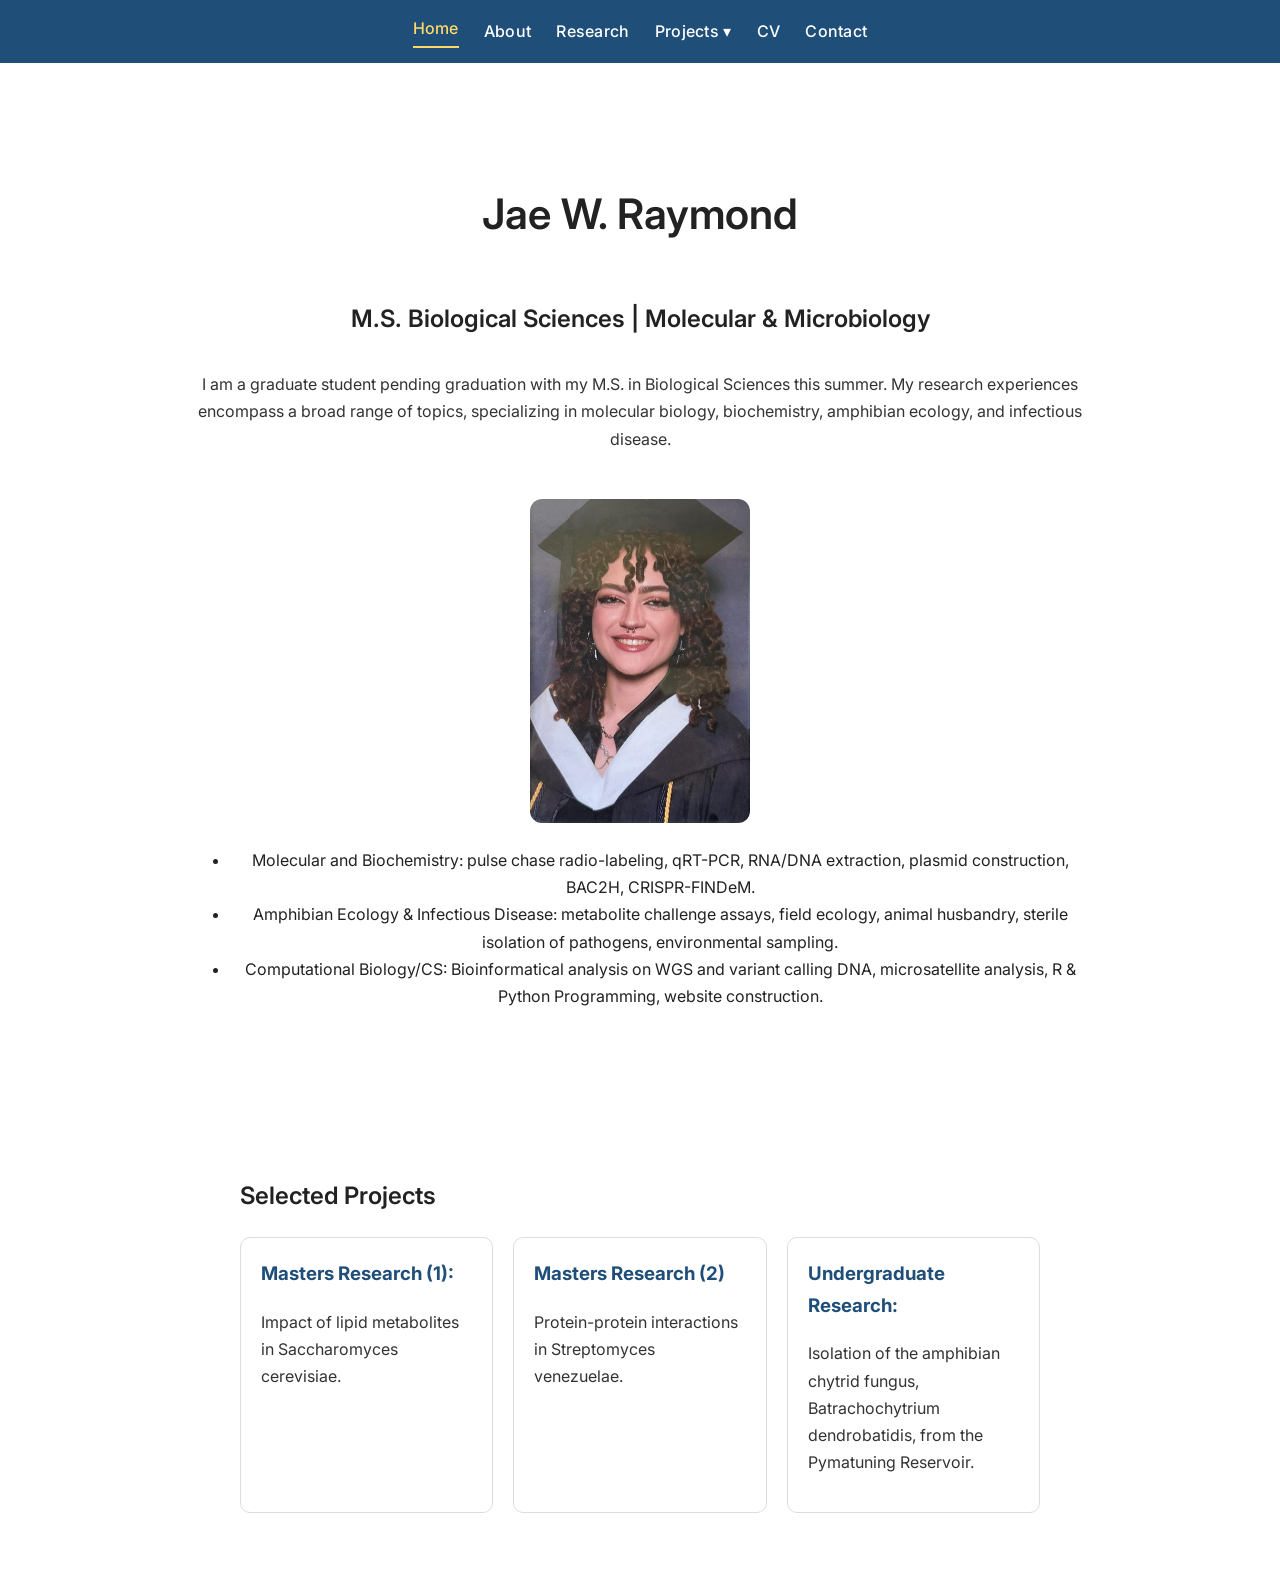
<file: index.html>
<!DOCTYPE html>
<html lang="en">

<head>
     <link href="https://fonts.googleapis.com/css2?family=Inter:wght@300;400;600&display=swap" rel="stylesheet">
     <link rel="stylesheet" href="css/style.css">

    <meta charset="UTF-8">

    <meta name="viewport"
          content="width=device-width, initial-scale=1.0">

    <title>Jae W. Raymond | Personal Website</title>

</head>

<body>
    <header>

          <nav class="navbar">
          
              <a href="index.html" class= "active">Home</a>
              <a href="about.html">About</a>
              <a href="research.html">Research</a>
          
              <div class="dropdown">
          
                  <a href="projects.html" class="dropbtn">Projects ▾</a>
          
                  <div class="dropdown-content">
                      <a href="projects/project1.html">Masters Research (1)</a>
                      <a href="projects/project2.html">Masters Research (2)</a>
                      <a href="projects/project3.html">Undergraduate Research</a>
                  </div>
          
              </div>
          
              <a href="cv.html">CV</a>
              <a href="contact.html">Contact</a>
          
          </nav>

    </header>

<!-- HERO SECTION -->
    <section class="hero">

        <h1>Jae W. Raymond</h1>

        <h2>M.S. Biological Sciences | Molecular & Microbiology</h2>

        <p>
             I am a graduate student pending graduation with my M.S. in Biological Sciences
             this summer. My research experiences encompass a broad range of topics, specializing
             in molecular biology, biochemistry, amphibian ecology, and infectious disease.
        </p>

    </div>
    
    <div class="hero-image">

        <img src="images/profile.jpg" alt="Profile photo">

    </div>

     <ul>
        <li>Molecular and Biochemistry: pulse chase radio-labeling, qRT-PCR, RNA/DNA extraction,
        plasmid construction, BAC2H, CRISPR-FINDeM.</li>
        <li>Amphibian Ecology & Infectious Disease: metabolite challenge assays, field ecology,
        animal husbandry, sterile isolation of pathogens, environmental sampling.</li>
        <li>Computational Biology/CS: Bioinformatical analysis on WGS and variant calling DNA, 
        microsatellite analysis, R & Python Programming, website construction.</li>
    </ul>

</section>


<!-- PROJECTS PREVIEW -->
<section class="section">

    <h2>Selected Projects</h2>
    
    <div class="project-grid">

        <a href="projects/project1.html" class="project-card">
            <h3>Masters Research (1):</h3>
            <p>Impact of lipid metabolites in Saccharomyces cerevisiae.</p>
        </a>

        <a href="projects/project2.html" class="project-card">
            <h3>Masters Research (2)</h3>
            <p>Protein-protein interactions in Streptomyces venezuelae.</p>
        </a>

        <a href="projects/project3.html" class="project-card">
            <h3>Undergraduate Research:</h3>
            <p>Isolation of the amphibian chytrid fungus, Batrachochytrium dendrobatidis, from the Pymatuning Reservoir.</p>
        </a>

    </div>

</section>



</body>

</html>
</file>
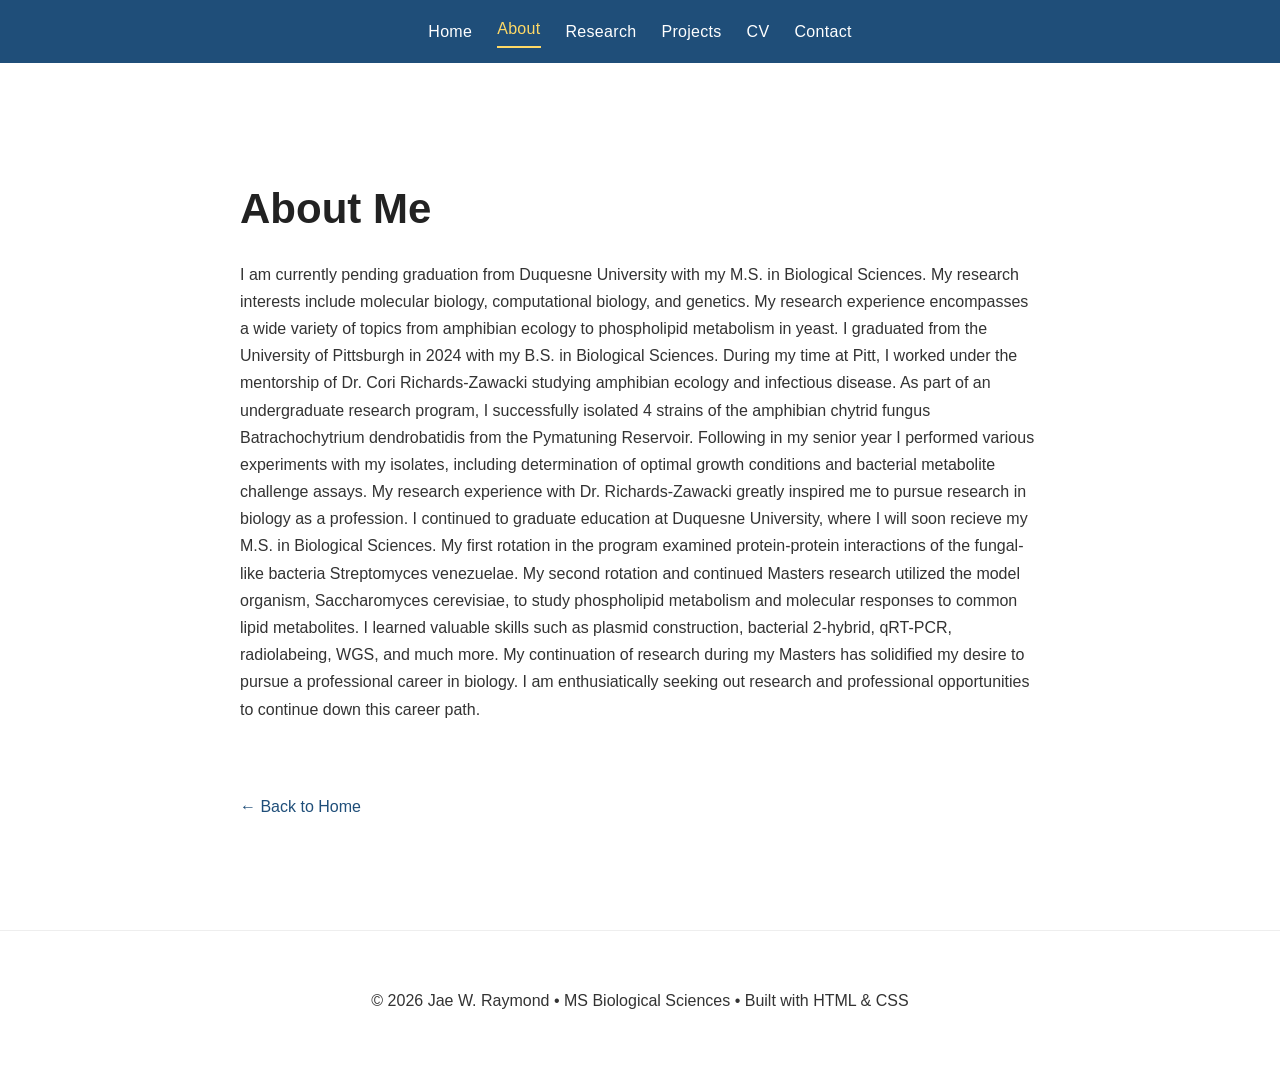
<file: about.html>
<!DOCTYPE html>
<html lang="en">

<head>
    <meta charset="UTF-8">
    <meta name="viewport" content="width=device-width, initial-scale=1.0">
    <title>About</title>

    <link rel="stylesheet" href="css/style.css">
</head>

<body>

<header>
    <nav class="navbar">
        <a href="index.html">Home</a>
        <a href="about.html" class= "active">About</a>
        <a href="research.html">Research</a>
        <a href="projects.html">Projects</a>
        <a href="cv.html">CV</a>
        <a href="contact.html">Contact</a>
    </nav>
</header>

<main class="page-container">

    <section class="section">

        <h1>About Me</h1>

        <p>
            I am currently pending graduation from Duquesne University with my M.S. in Biological
            Sciences. My research interests include molecular biology, computational biology, and genetics. 
            My research experience encompasses a wide variety of topics from amphibian ecology to phospholipid
            metabolism in yeast. 
            
            I graduated from the University of Pittsburgh in 2024 with my B.S. in Biological Sciences.
            During my time at Pitt, I worked under the mentorship of Dr. Cori Richards-Zawacki studying
            amphibian ecology and infectious disease. As part of an undergraduate research program, I 
            successfully isolated 4 strains of the amphibian chytrid fungus Batrachochytrium dendrobatidis
            from the Pymatuning Reservoir. Following in my senior year I performed various experiments with
            my isolates, including determination of optimal growth conditions and bacterial metabolite 
            challenge assays. My research experience with Dr. Richards-Zawacki greatly inspired me to pursue
            research in biology as a profession.
            
            I continued to graduate education at Duquesne University, where I will soon recieve my M.S. in 
            Biological Sciences. My first rotation in the program examined protein-protein interactions of
            the fungal-like bacteria Streptomyces venezuelae. My second rotation and continued Masters research 
            utilized the model organism, Saccharomyces cerevisiae, to study phospholipid metabolism and
            molecular responses to common lipid metabolites. I learned valuable skills such as plasmid 
            construction, bacterial 2-hybrid, qRT-PCR, radiolabeing, WGS, and much more. 
            
            My continuation of research during my Masters has solidified my desire to pursue a professional
            career in biology. I am enthusiatically seeking out research and professional opportunities to
            continue down this career path.
        </p>

    </section>


        <!-- BACK LINK -->
        <section class="section">

            <p>
                <a href="css/../index.html">← Back to Home</a>
            </p>

        </section>

</main>

<footer class="footer">
    <p>© 2026 Jae W. Raymond • MS Biological Sciences • Built with HTML & CSS</p>
</footer>

</body>
</html>
</file>
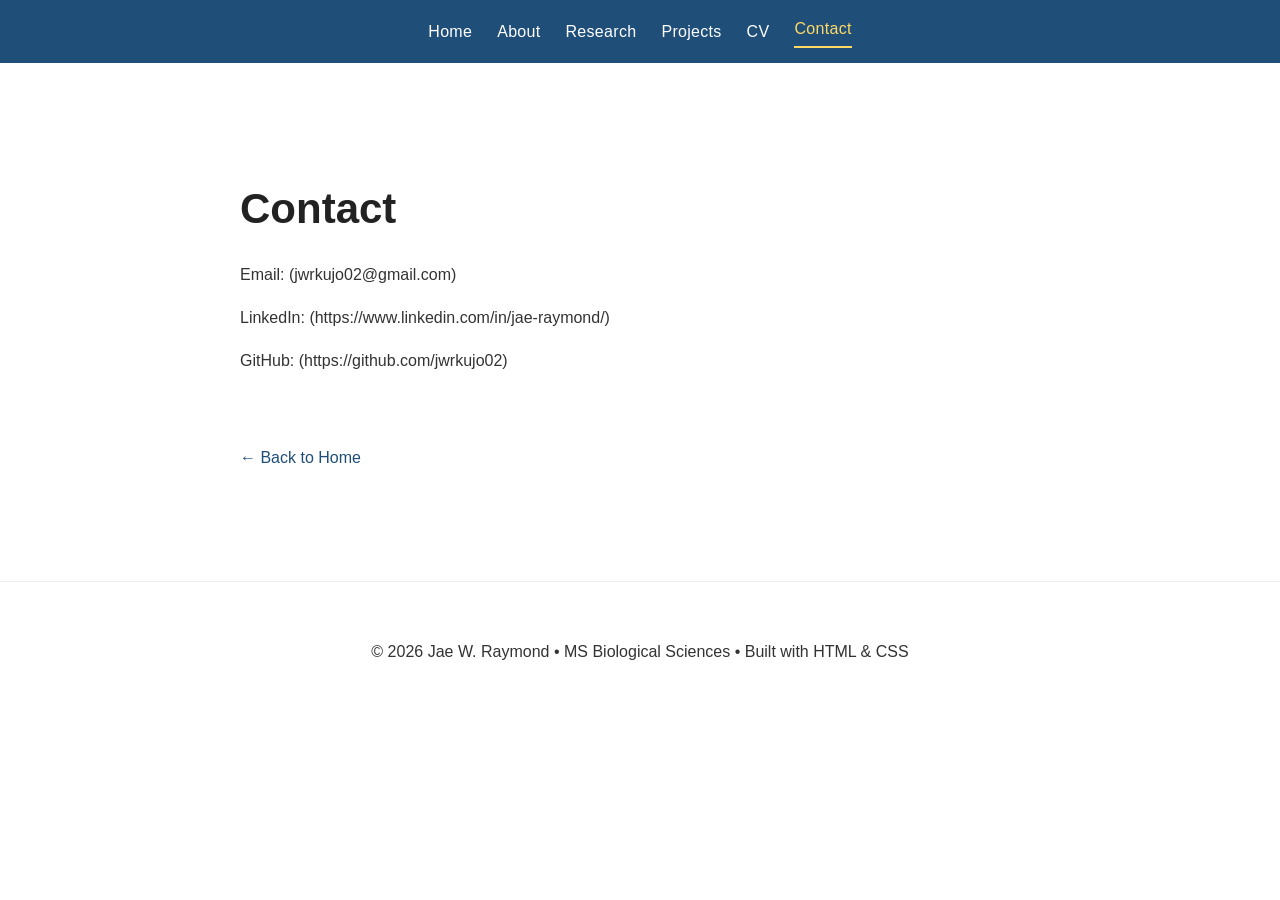
<file: contact.html>
<!DOCTYPE html>
<html lang="en">

<head>
    <meta charset="UTF-8">
    <meta name="viewport" content="width=device-width, initial-scale=1.0">
    <title>Contact</title>

    <link rel="stylesheet" href="css/style.css">
</head>

<body>

<header>
    <nav class="navbar">
        <a href="index.html">Home</a>
        <a href="about.html">About</a>
        <a href="research.html">Research</a>
        <a href="projects.html">Projects</a>
        <a href="cv.html">CV</a>
        <a href="contact.html" class= "active">Contact</a>
    </nav>
</header>

<main class="page-container">

    <section class="section">

        <h1>Contact</h1>

        <p>Email: (jwrkujo02@gmail.com) </p>
        <p>LinkedIn: (https://www.linkedin.com/in/jae-raymond/) </p>
        <p>GitHub: (https://github.com/jwrkujo02) </p>

    </section>

        <!-- BACK LINK -->
        <section class="section">

            <p>
                <a href="css/../index.html">← Back to Home</a>
            </p>

        </section>

</main>

<footer class="footer">
    <p>© 2026 Jae W. Raymond • MS Biological Sciences • Built with HTML & CSS</p>
</footer>

</body>
</html>
</file>
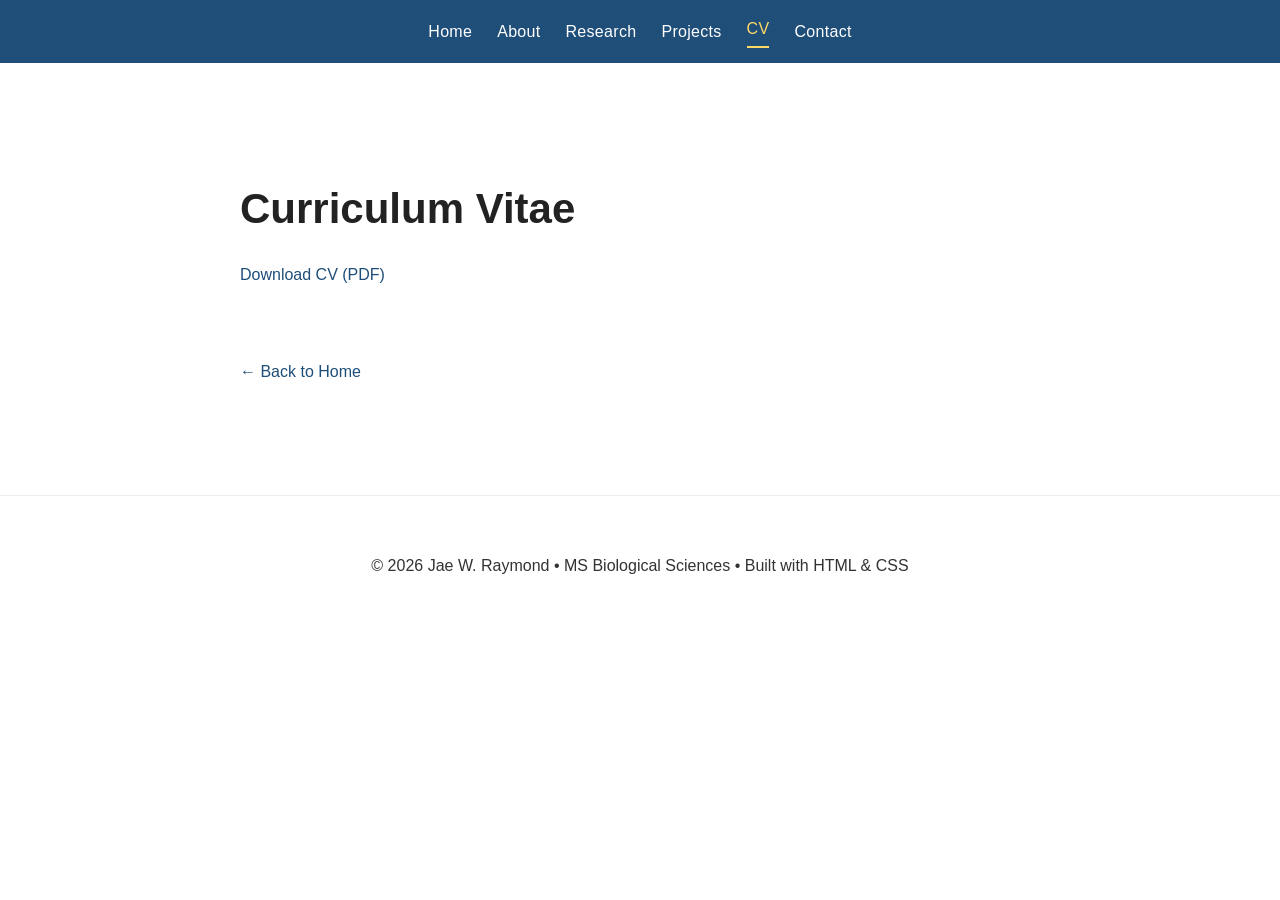
<file: cv.html>
<!DOCTYPE html>
<html lang="en">

<head>
    <meta charset="UTF-8">
    <meta name="viewport" content="width=device-width, initial-scale=1.0">
    <title>CV</title>

    <link rel="stylesheet" href="css/style.css">
</head>

<body>

<header>
    <nav class="navbar">
        <a href="index.html">Home</a>
        <a href="about.html">About</a>
        <a href="research.html">Research</a>
        <a href="projects.html">Projects</a>
        <a href="cv.html" class= "active">CV</a>
        <a href="contact.html">Contact</a>
    </nav>
</header>

<main class="page-container">

    <section class="section">

        <h1>Curriculum Vitae</h1>

        <p>
            <a href="documents/CV.pdf" target="_blank">Download CV (PDF)</a>
        </p>

    </section>
    
        <!-- BACK LINK -->
        <section class="section">

            <p>
                <a href="css/../index.html">← Back to Home</a>
            </p>

        </section>

</main>

<footer class="footer">
    <p>© 2026 Jae W. Raymond • MS Biological Sciences • Built with HTML & CSS</p>
</footer>

</body>
</html>
</file>
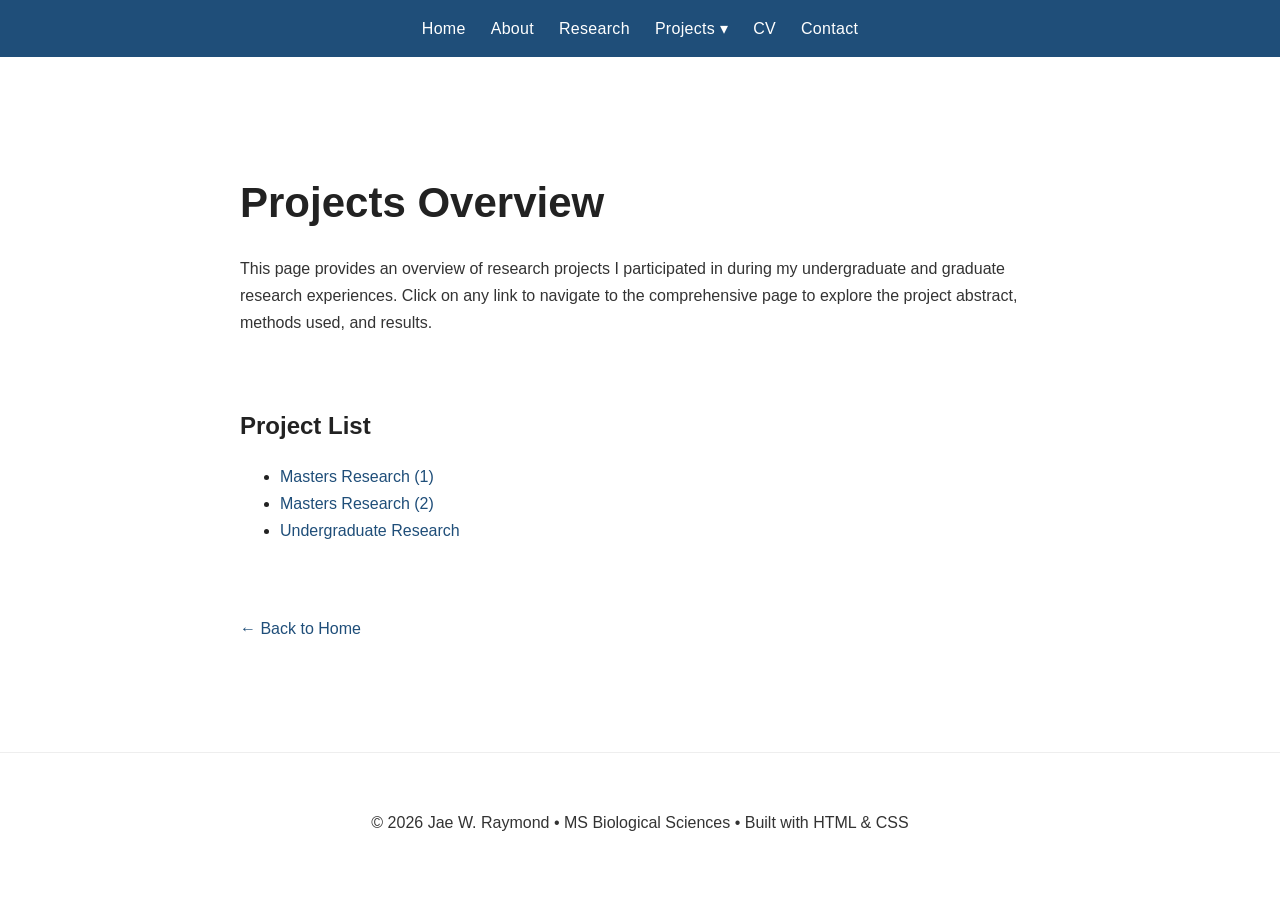
<file: projects.html>
<!DOCTYPE html>
<html lang="en">

<head>
    <meta charset="UTF-8">
    <meta name="viewport" content="width=device-width, initial-scale=1.0">
    <title>Projects</title>

    <link rel="stylesheet" href="css/style.css">
</head>

<body>

<header>
    <nav class="navbar">

        <a href="index.html">Home</a>
        <a href="about.html">About</a>
        <a href="research.html">Research</a>

        <div class="dropdown">
            <a href="projects.html" class="dropbtn">Projects ▾</a>

            <div class="dropdown-content">
                <a href="projects/project1.html">Masters Research (1)</a>
                <a href="projects/project2.html">Masters Research (2)</a>
                <a href="projects/project3.html">Undergraduate Research</a>
            </div>
        </div>

        <a href="cv.html">CV</a>
        <a href="contact.html">Contact</a>

    </nav>
</header>

<main class="page-container">

    <section class="section">

        <h1>Projects Overview</h1>

        <p>
            This page provides an overview of research projects I participated in during my undergraduate
            and graduate research experiences. Click on any link to navigate to the comprehensive page to
            explore the project abstract, methods used, and results.
        </p>

    </section>

    <section class="section">

        <h2>Project List</h2>

        <ul>
            <li><a href="projects/project1.html">Masters Research (1)</a></li>
            <li><a href="projects/project2.html">Masters Research (2)</a></li>
            <li><a href="projects/project3.html">Undergraduate Research</a></li>
        </ul>

    </section>

        <!-- BACK LINK -->
        <section class="section">

            <p>
                <a href="css/../index.html">← Back to Home</a>
            </p>

        </section>

</main>

<footer class="footer">
    <p>© 2026 Jae W. Raymond • MS Biological Sciences • Built with HTML & CSS</p>
</footer>

</body>
</html>
</file>
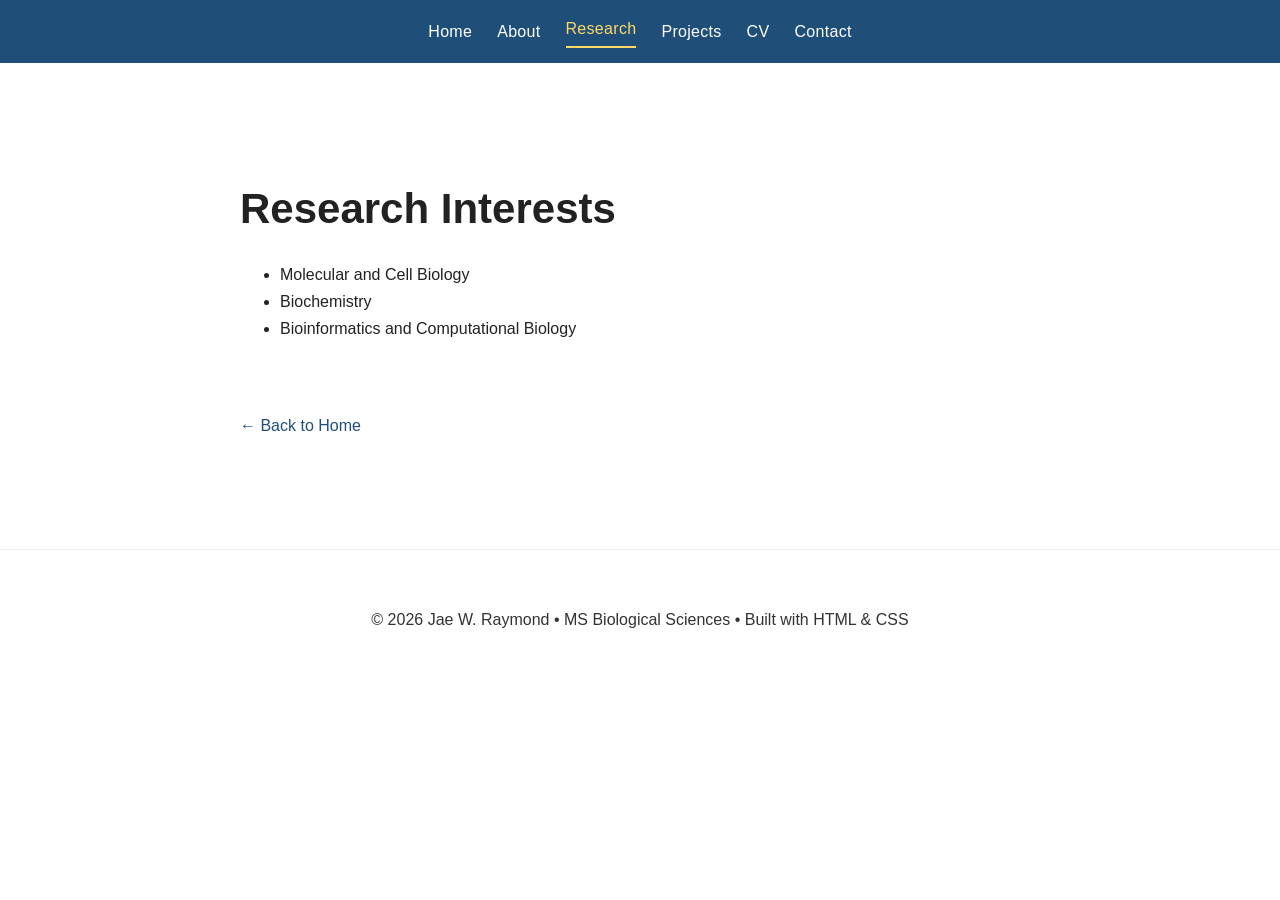
<file: research.html>
<!DOCTYPE html>
<html lang="en">

<head>
    <meta charset="UTF-8">
    <meta name="viewport" content="width=device-width, initial-scale=1.0">
    <title>Research</title>

    <link rel="stylesheet" href="css/style.css">
</head>

<body>

<header>
    <nav class="navbar">
        <a href="index.html">Home</a>
        <a href="about.html">About</a>
        <a href="research.html" class= "active">Research</a>
        <a href="projects.html">Projects</a>
        <a href="cv.html">CV</a>
        <a href="contact.html">Contact</a>
    </nav>
</header>

<main class="page-container">

    <section class="section">

        <h1>Research Interests</h1>

        <ul>
            <li>Molecular and Cell Biology</li>
            <li>Biochemistry</li>
            <li>Bioinformatics and Computational Biology</li>
        </ul>

    </section>

        <!-- BACK LINK -->
        <section class="section">

            <p>
                <a href="css/../index.html">← Back to Home</a>
            </p>

        </section>

</main>

<footer class="footer">
    <p>© 2026 Jae W. Raymond • MS Biological Sciences • Built with HTML & CSS</p>
</footer>

</body>
</html>
</file>
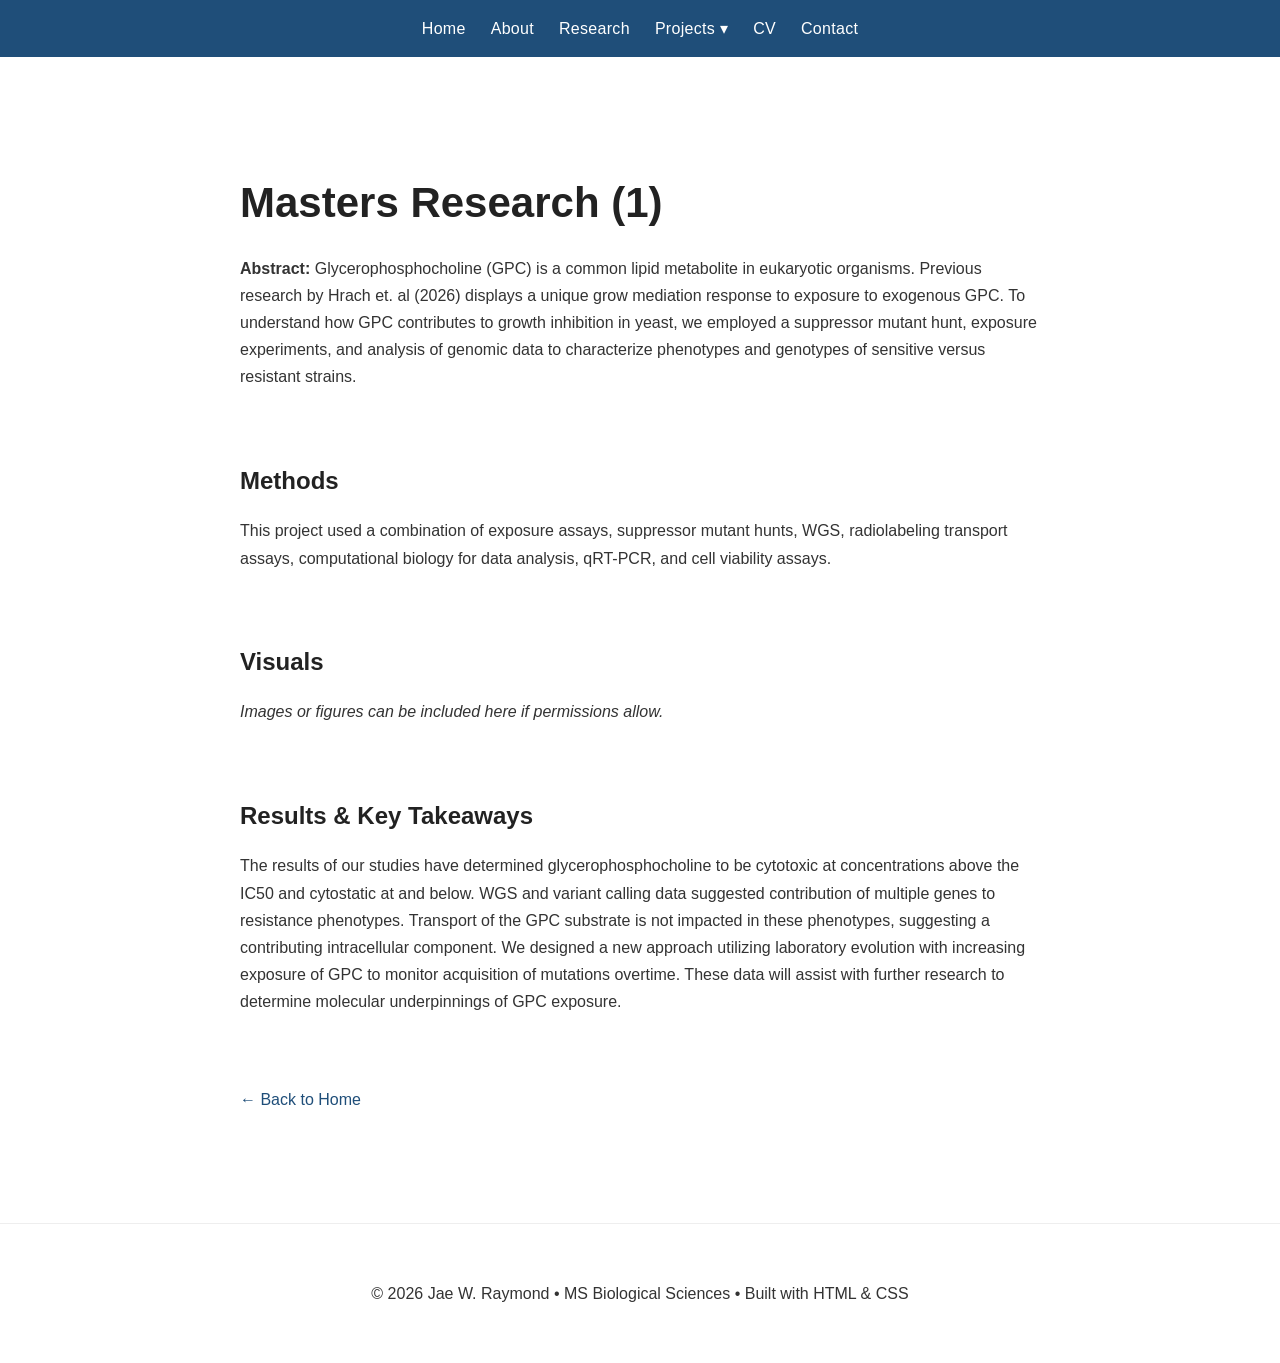
<file: projects/project1.html>
<!DOCTYPE html>
<html lang="en">

<head>
    <link rel="stylesheet" href="../css/style.css">
    <meta charset="UTF-8">
    <meta name="viewport" content="width=device-width, initial-scale=1.0">
    <title>Masters Research (1)</title>

</head>

<body>
    <!-- NAVIGATION -->
    <header>
        <nav class="navbar">
          
              <a href="index.html">Home</a>
              <a href="about.html">About</a>
              <a href="research.html">Research</a>
          
              <div class="dropdown">
          
                  <a href="projects.html" class="dropbtn">Projects ▾</a>
          
                  <div class="dropdown-content">
                      <a href="projects/project1.html" class= "active">Masters Research (1)</a>
                      <a href="projects/project2.html">Masters Research (2)</a>
                      <a href="projects/project3.html">Undergraduate Research</a>
                  </div>
          
              </div>
          
              <a href="cv.html">CV</a>
              <a href="contact.html">Contact</a>
        </nav>
    </header>

<!-- MAIN CONTENT -->
    <main class="page-container">

        <!-- TITLE -->
        <section class="section">

            <h1>Masters Research (1)</h1>

            <p>
                <strong>Abstract:</strong>
                Glycerophosphocholine (GPC) is a common lipid metabolite in eukaryotic organisms.
                Previous research by Hrach et. al (2026) displays a unique grow mediation response
                to exposure to exogenous GPC. To understand how GPC contributes to growth inhibition
                in yeast, we employed a suppressor mutant hunt, exposure experiments, and analysis of
                genomic data to characterize phenotypes and genotypes of sensitive versus resistant
                strains.
            </p>

        </section>

        <!-- METHODS -->
        <section class="section">

            <h2>Methods</h2>

            <p>
                This project used a combination of exposure assays, suppressor mutant hunts, WGS,
                radiolabeling transport assays, computational biology for data analysis, qRT-PCR,
                and cell viability assays.
            </p>

        </section>

        <!-- IMAGES (OPTIONAL) -->
        <section class="section">

            <h2>Visuals</h2>

            <p>
                <!-- Optional image -->
                <em>Images or figures can be included here if permissions allow.</em>
            </p>

        </section>

        <!-- RESULTS -->
        <section class="section">

            <h2>Results & Key Takeaways</h2>

            <p>
                The results of our studies have determined glycerophosphocholine to be cytotoxic at
                concentrations above the IC50 and cytostatic at and below. WGS and variant calling data
                suggested contribution of multiple genes to resistance phenotypes. Transport of the GPC 
                substrate is not impacted in these phenotypes, suggesting a contributing intracellular
                component. We designed a new approach utilizing laboratory evolution with increasing 
                exposure of GPC to monitor acquisition of mutations overtime. These data will assist with
                further research to determine molecular underpinnings of GPC exposure.
               </p>

        </section>

        <!-- BACK LINK -->
        <section class="section">

            <p>
                <a href="../index.html">← Back to Home</a>
            </p>

        </section>

    </main>

    <!-- FOOTER -->
    <footer class="footer">
        <p>© 2026 Jae W. Raymond • MS Biological Sciences • Built with HTML & CSS</p>
    </footer>

</body>

</html>
</file>
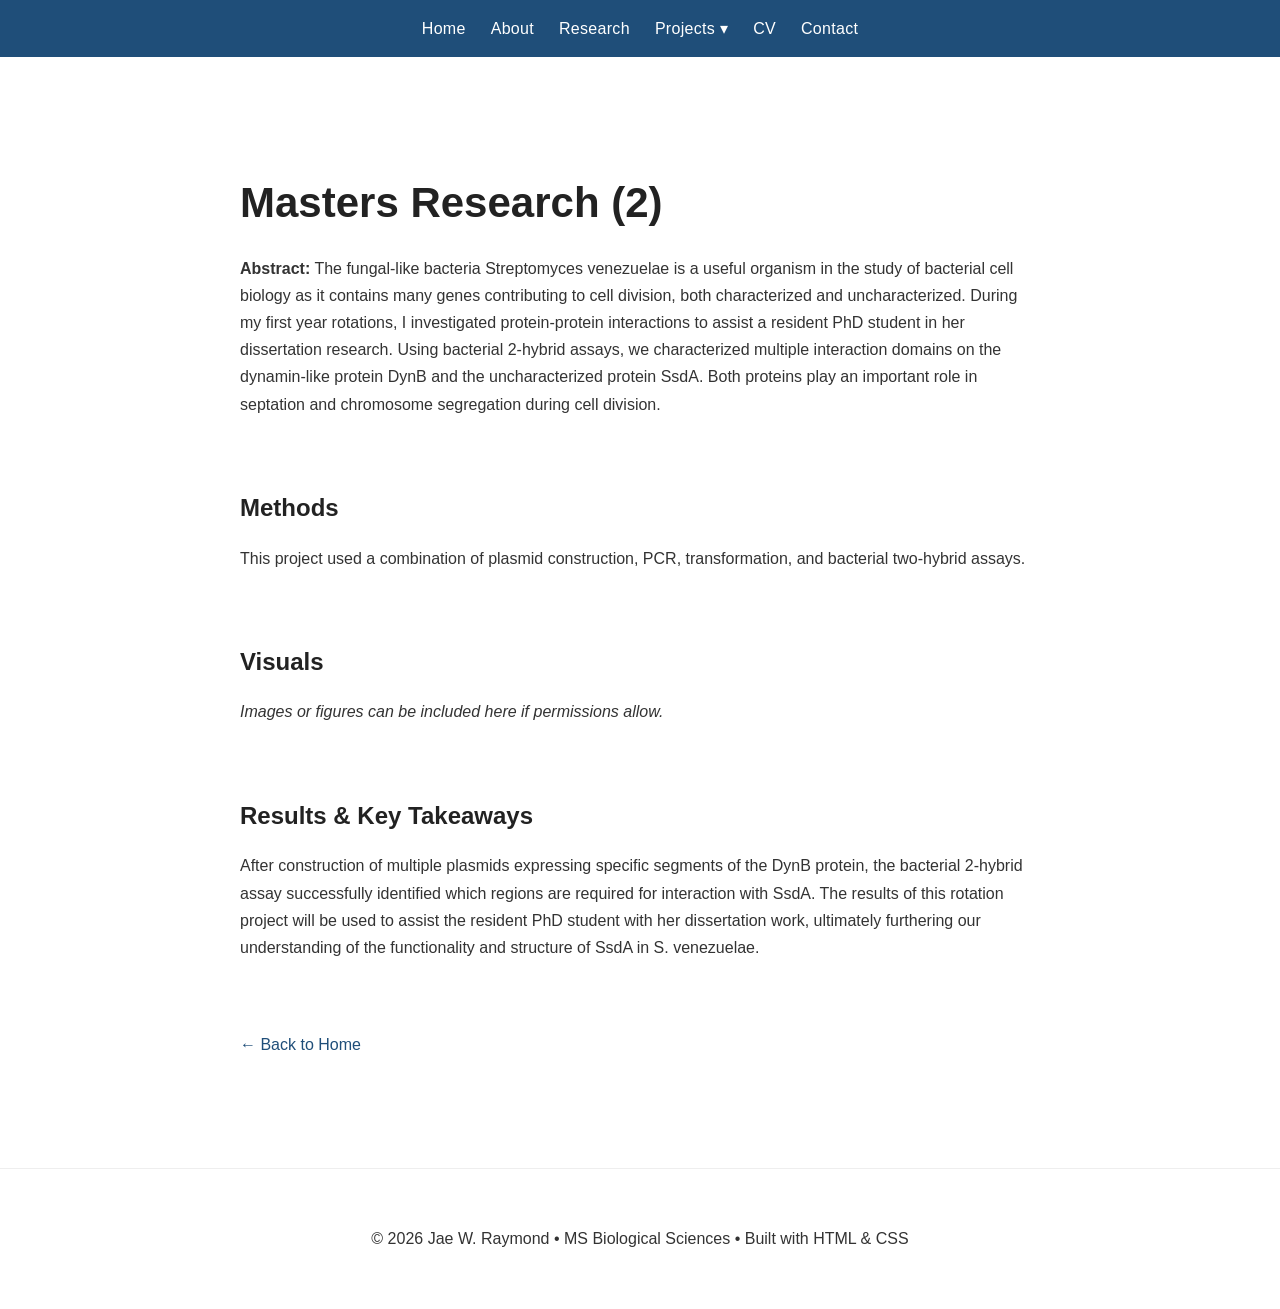
<file: projects/project2.html>
<!DOCTYPE html>
<html lang="en">

<head>
    <meta charset="UTF-8">
    <meta name="viewport" content="width=device-width, initial-scale=1.0">
    <title>Masters Research (2)</title>

    <link rel="stylesheet" href="../css/style.css">
</head>

<body>
    <!-- NAVIGATION -->
    <header>
        <nav class="navbar">
          
              <a href="index.html">Home</a>
              <a href="about.html">About</a>
              <a href="research.html">Research</a>
          
              <div class="dropdown">
          
                  <a href="projects.html" class="dropbtn">Projects ▾</a>
          
                  <div class="dropdown-content">
                      <a href="projects/project1.html">Masters Research (1)</a>
                      <a href="projects/project2.html" class= "active">Masters Research (2)</a>
                      <a href="projects/project3.html">Undergraduate Research</a>
                  </div>
          
              </div>
          
              <a href="cv.html">CV</a>
              <a href="contact.html">Contact</a>
        </nav>
    </header>

<!-- MAIN CONTENT -->
    <main class="page-container">

        <!-- TITLE -->
        <section class="section">

            <h1>Masters Research (2)</h1>

            <p>
                <strong>Abstract:</strong>
                The fungal-like bacteria Streptomyces venezuelae is a useful organism in the study of bacterial
                cell biology as it contains many genes contributing to cell division, both characterized and 
                uncharacterized. During my first year rotations, I investigated protein-protein interactions
                to assist a resident PhD student in her dissertation research. Using bacterial 2-hybrid assays,
                we characterized multiple interaction domains on the dynamin-like protein DynB and the 
                uncharacterized protein SsdA. Both proteins play an important role in septation and chromosome
                segregation during cell division.
            </p>

        </section>

        <!-- METHODS -->
        <section class="section">

            <h2>Methods</h2>

            <p>
                This project used a combination of plasmid construction, PCR, transformation, and bacterial 
                two-hybrid assays.
            </p>

        </section>

        <!-- IMAGES (OPTIONAL) -->
        <section class="section">

            <h2>Visuals</h2>

            <p>
                <!-- Optional image -->
                <em>Images or figures can be included here if permissions allow.</em>
            </p>

        </section>

        <!-- RESULTS -->
        <section class="section">

            <h2>Results & Key Takeaways</h2>

            <p>
                After construction of multiple plasmids expressing specific segments of the DynB protein, the
                bacterial 2-hybrid assay successfully identified which regions are required for interaction with 
                SsdA. The results of this rotation project will be used to assist the resident PhD student with 
                her dissertation work, ultimately furthering our understanding of the functionality and structure
                of SsdA in S. venezuelae.
               </p>

        </section>

        <!-- BACK LINK -->
        <section class="section">

            <p>
                <a href="../index.html">← Back to Home</a>
            </p>

        </section>

    </main>

    <!-- FOOTER -->
    <footer class="footer">
        <p>© 2026 Jae W. Raymond • MS Biological Sciences • Built with HTML & CSS</p>
    </footer>

</body>

</html>
</file>
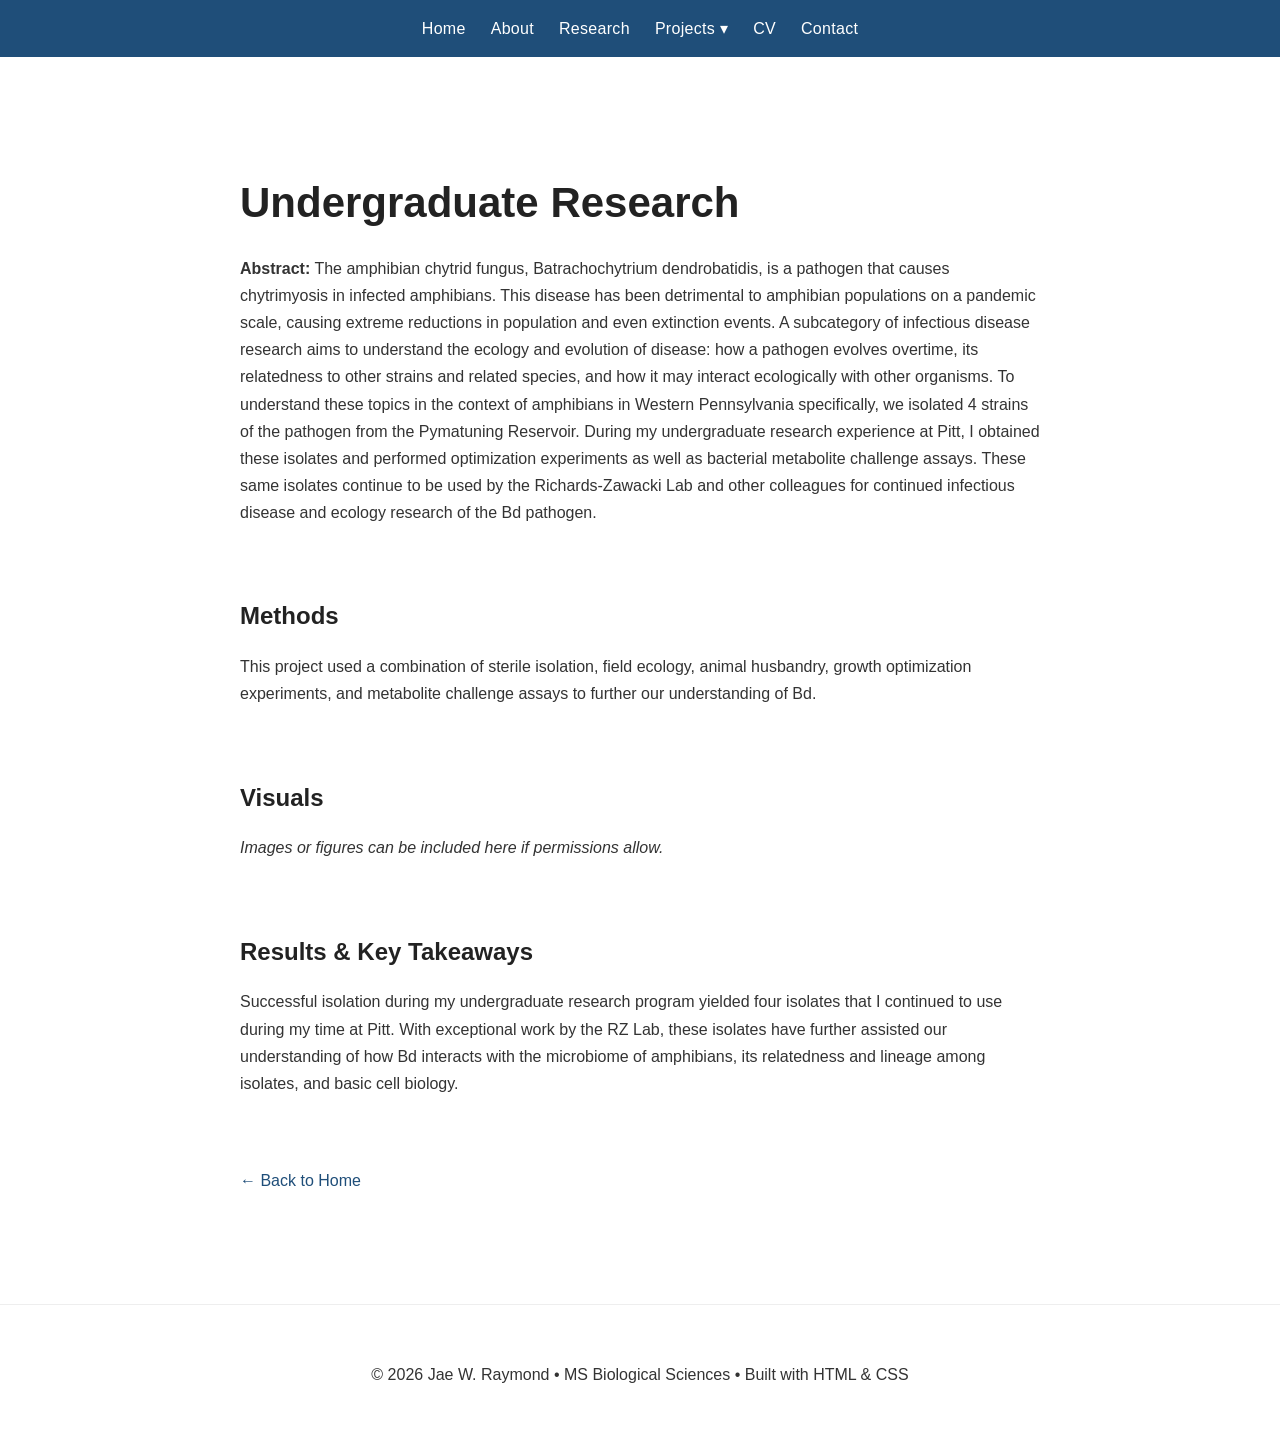
<file: projects/project3.html>
<!DOCTYPE html>
<html lang="en">

<head>
    <meta charset="UTF-8">
    <meta name="viewport" content="width=device-width, initial-scale=1.0">
    <title>Undergraduate Research</title>

    <link rel="stylesheet" href="../css/style.css">
</head>

<body>
    <!-- NAVIGATION -->
    <header>
        <nav class="navbar">
          
              <a href="index.html">Home</a>
              <a href="about.html">About</a>
              <a href="research.html">Research</a>
          
              <div class="dropdown">
          
                  <a href="projects.html" class="dropbtn">Projects ▾</a>
          
                  <div class="dropdown-content">
                      <a href="projects/project1.html">Masters Research (1)</a>
                      <a href="projects/project2.html">Masters Research (2)</a>
                      <a href="projects/project3.html" class= "active">Undergraduate Research</a>
                  </div>
          
              </div>
          
              <a href="cv.html">CV</a>
              <a href="contact.html">Contact</a>
        </nav>
    </header>

<!-- MAIN CONTENT -->
    <main class="page-container">

        <!-- TITLE -->
        <section class="section">

            <h1>Undergraduate Research</h1>

            <p>
                <strong>Abstract:</strong>
                The amphibian chytrid fungus, Batrachochytrium dendrobatidis, is a pathogen that causes
                chytrimyosis in infected amphibians. This disease has been detrimental to amphibian populations
                on a pandemic scale, causing extreme reductions in population and even extinction events.
                A subcategory of infectious disease research aims to understand the ecology and evolution of 
                disease: how a pathogen evolves overtime, its relatedness to other strains and related species,
                and how it may interact ecologically with other organisms. To understand these topics in the
                context of amphibians in Western Pennsylvania specifically, we isolated 4 strains of the pathogen
                from the Pymatuning Reservoir. During my undergraduate research experience at Pitt, I obtained
                these isolates and performed optimization experiments as well as bacterial metabolite challenge
                assays. These same isolates continue to be used by the Richards-Zawacki Lab and other colleagues
                for continued infectious disease and ecology research of the Bd pathogen.
                
            </p>

        </section>

        <!-- METHODS -->
        <section class="section">

            <h2>Methods</h2>

            <p>
                This project used a combination of sterile isolation, field ecology, animal husbandry, growth
                optimization experiments, and metabolite challenge assays to further our understanding of
                Bd.

        </section>

        <!-- IMAGES (OPTIONAL) -->
        <section class="section">

            <h2>Visuals</h2>

            <p>
                <!-- Optional image -->
                <em>Images or figures can be included here if permissions allow.</em>
            </p>

        </section>

        <!-- RESULTS -->
        <section class="section">

            <h2>Results & Key Takeaways</h2>

            <p>
                Successful isolation during my undergraduate research program yielded four isolates
                that I continued to use during my time at Pitt. With exceptional work by the RZ Lab,
                these isolates have further assisted our understanding of how Bd interacts with the 
                microbiome of amphibians, its relatedness and lineage among isolates, and basic cell 
                biology.

        </section>

        <!-- BACK LINK -->
        <section class="section">

            <p>
                <a href="../index.html">← Back to Home</a>
            </p>

        </section>

    </main>

    <!-- FOOTER -->
    <footer class="footer">
        <p>© 2026 Jae W. Raymond • MS Biological Sciences • Built with HTML & CSS</p>
    </footer>

</body>

</html>
</file>
<file: css/style.css>
/* =========================================================
   1. GLOBAL FOUNDATION
   ========================================================= */

/* Font + base styling */
body {
    margin: 0;
    font-family: "Inter", Arial, sans-serif;
    line-height: 1.7;
    color: #222;
    background-color: #ffffff;
}

/* Links */
a {
    color: #1f4e79;
    text-decoration: none;
    transition: color 0.2s ease;
}

a:hover {
    color: #0f2f4a;
    text-decoration: underline;
}


/* =========================================================
   2. TYPOGRAPHY SYSTEM
   ========================================================= */

h1 {
    font-size: 42px;
    font-weight: 600;
    margin-bottom: 10px;
}

h2 {
    font-size: 24px;
    font-weight: 600;
    margin-top: 40px;
    margin-bottom: 15px;
}

p {
    font-size: 16px;
    color: #333;
}


/* =========================================================
   3. LAYOUT SYSTEM
   ========================================================= */

/* Main page container */
.page-container {
    max-width: 1000px;
    margin: 0 auto;
    padding: 40px 20px;
}

/* Reusable section block */
.section {
    max-width: 800px;
    margin: 70px auto;
    padding: 0 20px;
}


/* =========================================================
   4. NAVIGATION SYSTEM
   ========================================================= */

header {
    background-color: #1f4e79;
    padding: 15px 0;
}

.navbar {
    display: flex;
    justify-content: center;
    gap: 25px;
    align-items: center;
}

.navbar a {
    color: white;
    font-weight: 500;
    letter-spacing: 0.3px;
}

.navbar a:hover {
    color: #ffd966;
}


/* Dropdown navigation */
.dropdown {
    position: relative;
    display: inline-block;
}

.dropdown-content {
    display: none;
    position: absolute;
    background-color: white;
    min-width: 160px;
    box-shadow: 0 5px 15px rgba(0,0,0,0.1);
    z-index: 1;
}

.dropdown-content a {
    display: block;
    padding: 10px;
    color: #1f4e79;
}

.dropdown-content a:hover {
    background-color: #f2f2f2;
}

.dropdown:hover .dropdown-content {
    display: block;
}


/* =========================================================
   5. HERO SECTION
   ========================================================= */

.hero {
    display: flex;
    flex-direction: column;
    align-items: center;
    text-align: center;
    padding: 80px 20px;
    max-width: 900px;
    margin: 0 auto;
}

.hero-text {
    max-width: 700px;
}

.hero-text h1 {
    font-size: 42px;
    margin-bottom: 10px;
}

.hero-text h2 {
    font-size: 20px;
    font-weight: normal;
    color: #555;
    margin-bottom: 20px;
}

.hero-text p {
    font-size: 16px;
    color: #333;
    line-height: 1.6;
}

.hero-image img {
    width: 220px;
    height: auto;
    border-radius: 12px;
    margin-top: 30px;
}


/* =========================================================
   6. PROJECT COMPONENTS
   ========================================================= */

.project-grid {
    display: grid;
    grid-template-columns: repeat(auto-fit, minmax(220px, 1fr));
    gap: 20px;
    margin-top: 20px;
}

.project-card {
    display: block;
    padding: 20px;
    border: 1px solid #ddd;
    border-radius: 10px;
    text-decoration: none;
    color: #222;
    transition: all 0.2s ease-in-out;
    background-color: #fff;
}

.project-card:hover {
    transform: translateY(-5px);
    border-color: #1f4e79;
    box-shadow: 0 5px 15px rgba(0,0,0,0.1);
}

.project-card h3 {
    margin-top: 0;
    color: #1f4e79;
}


/* =========================================================
   7. FOOTER
   ========================================================= */

.footer {
    text-align: center;
    padding: 40px 20px;
    color: #777;
    font-size: 14px;
    border-top: 1px solid #eee;
}

/* =========================================================
   ACTIVE NAVIGATION
   ========================================================= */

.navbar a.active {
    color: #ffd966;
    border-bottom: 2px solid #ffd966;
    padding-bottom: 4px;
}

/* =========================================================
   MOBILE RESPONSIVE DESIGN
   ========================================================= */

@media (max-width: 768px) {

    .hero {
        padding: 40px 20px;
    }

    .hero-image img {
        width: 180px;
    }

    .navbar {
        flex-wrap: wrap;
        gap: 15px;
    }

    h1 {
        font-size: 32px;
    }

    h2 {
        font-size: 22px;
    }

    .section {
        margin: 40px auto;
    }

}
</file>
